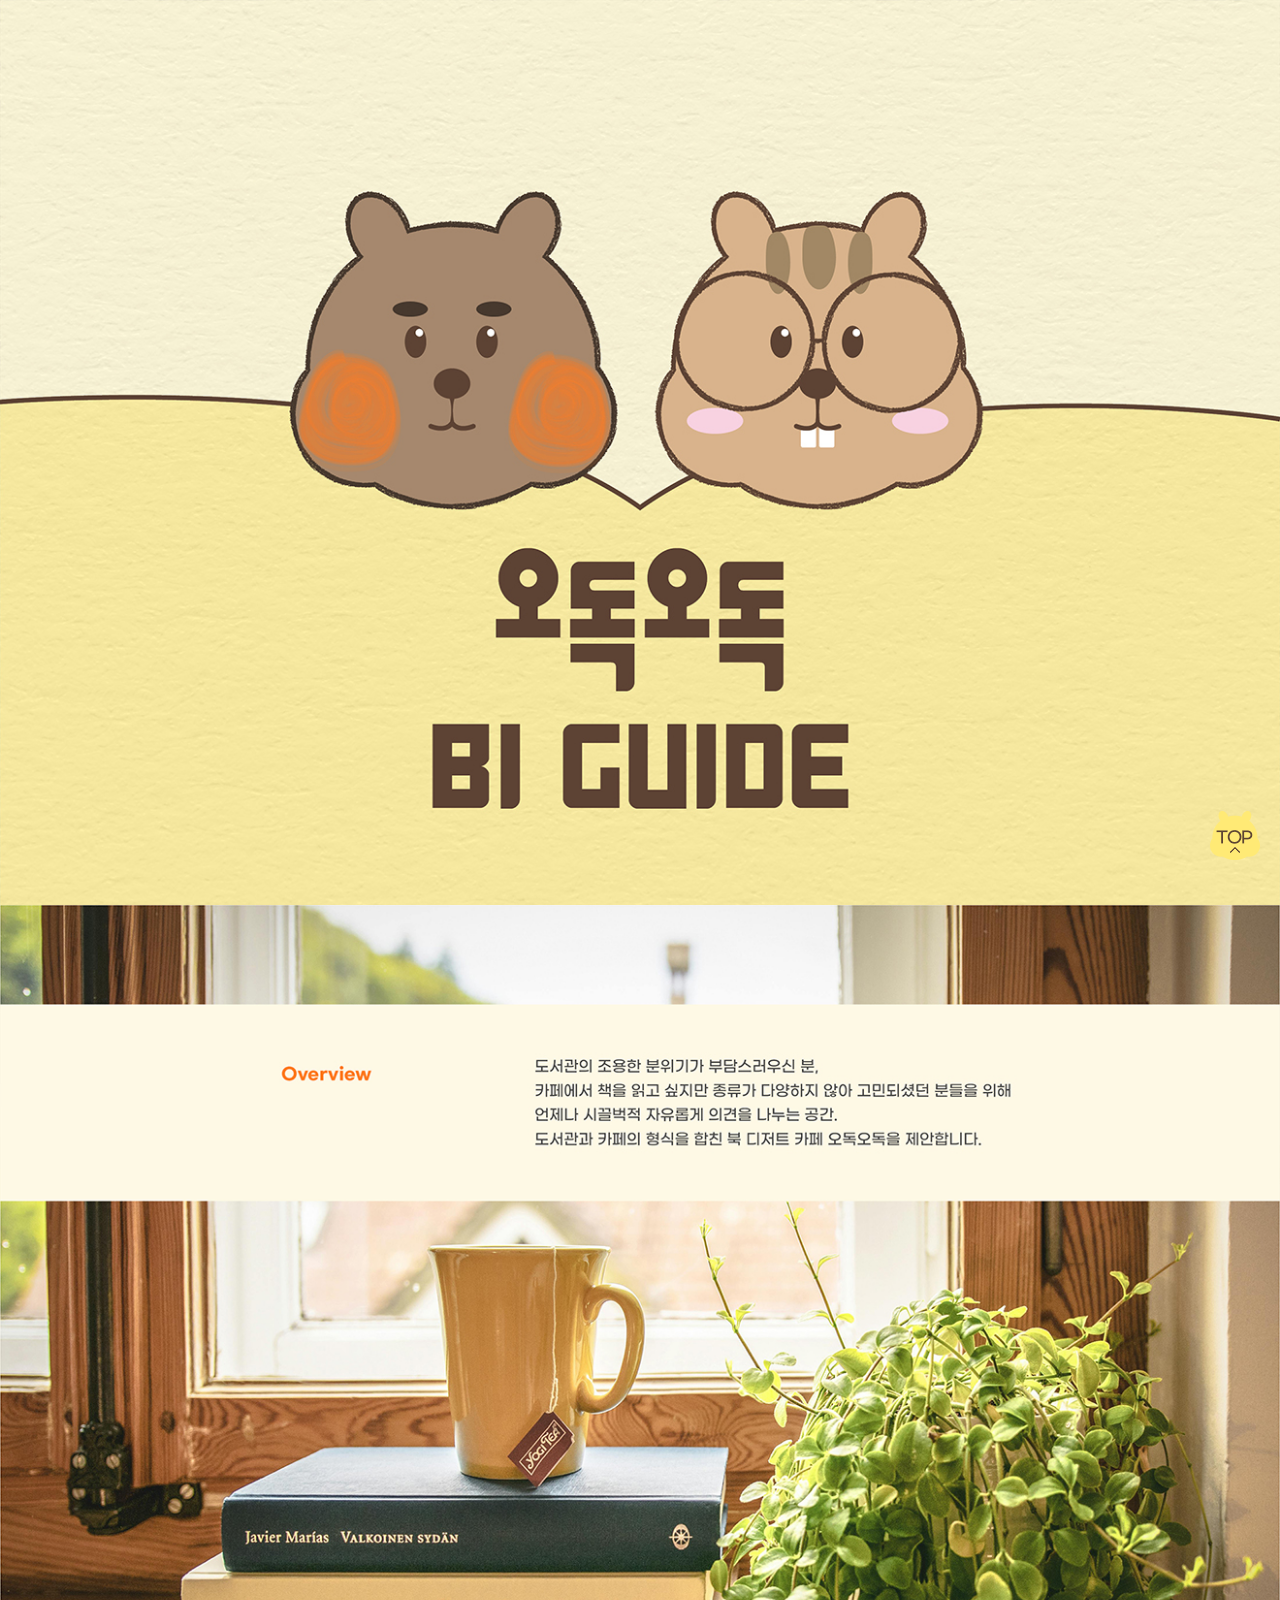
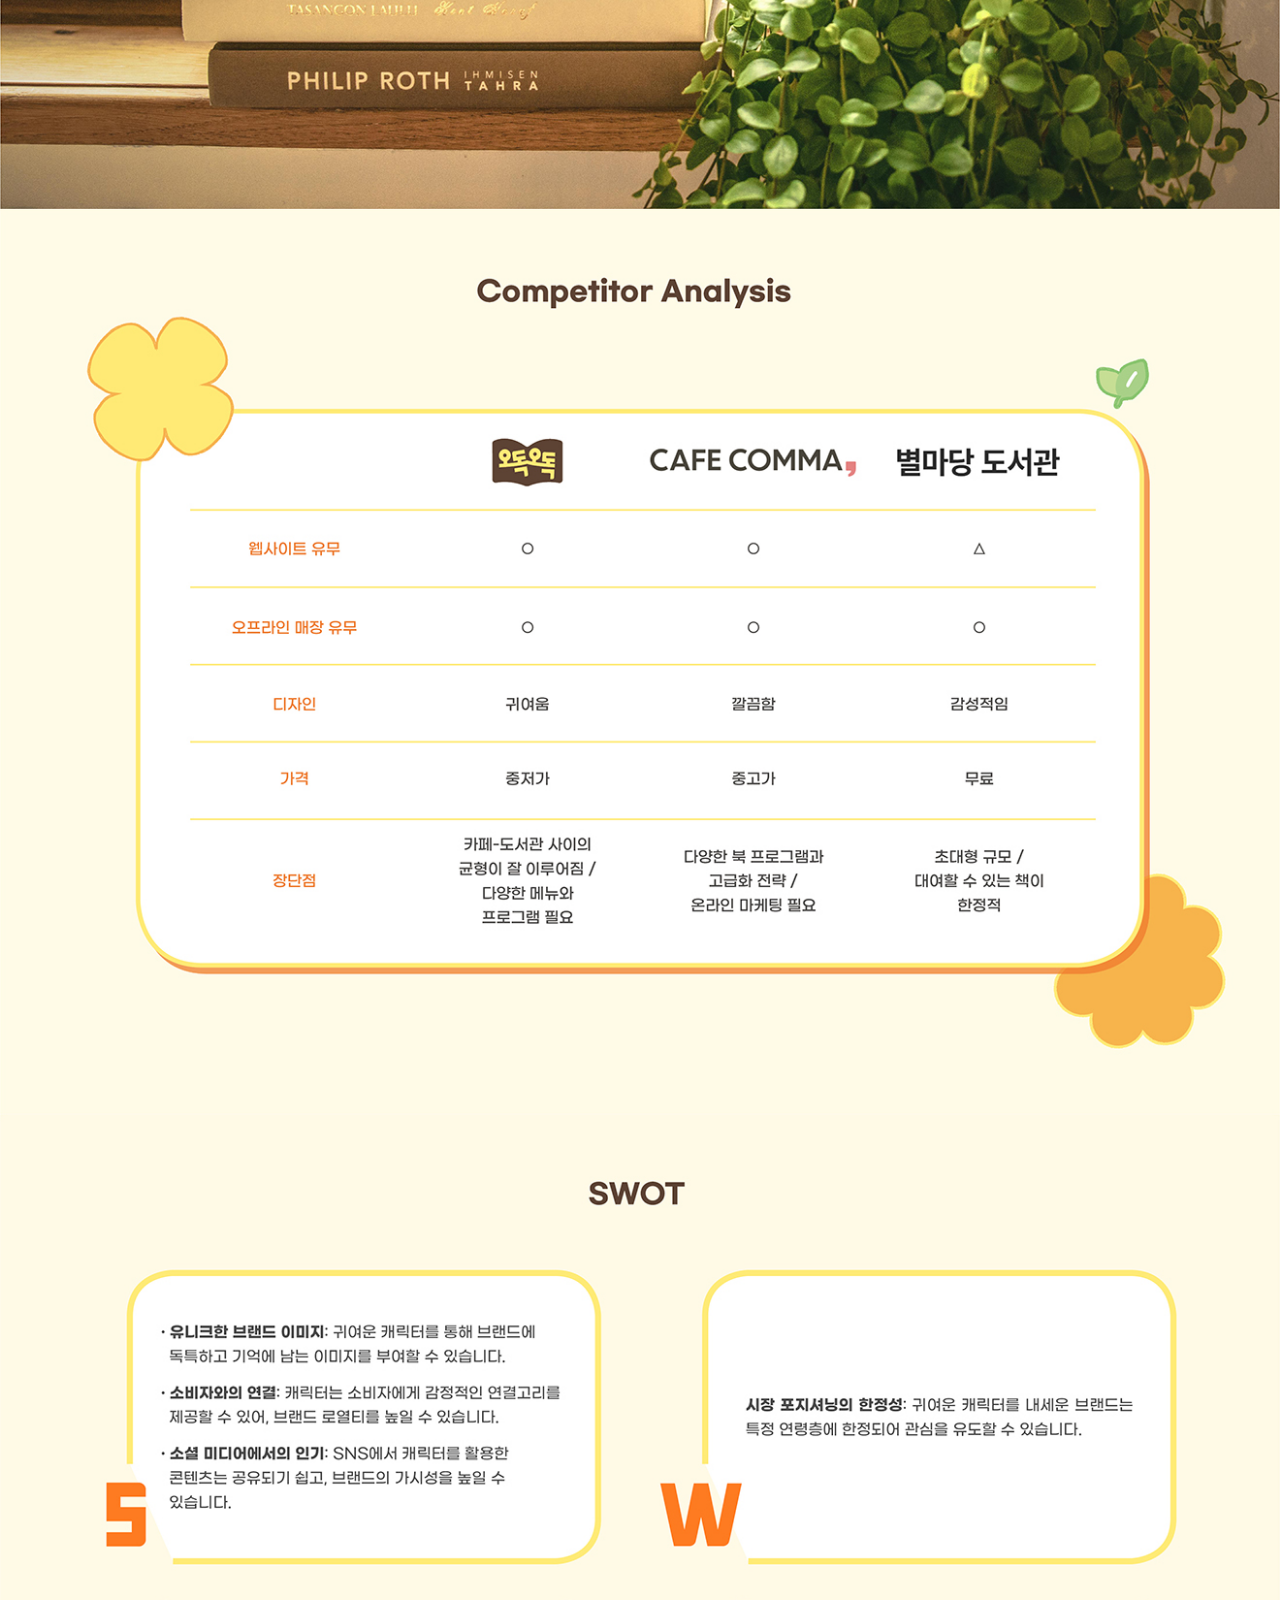
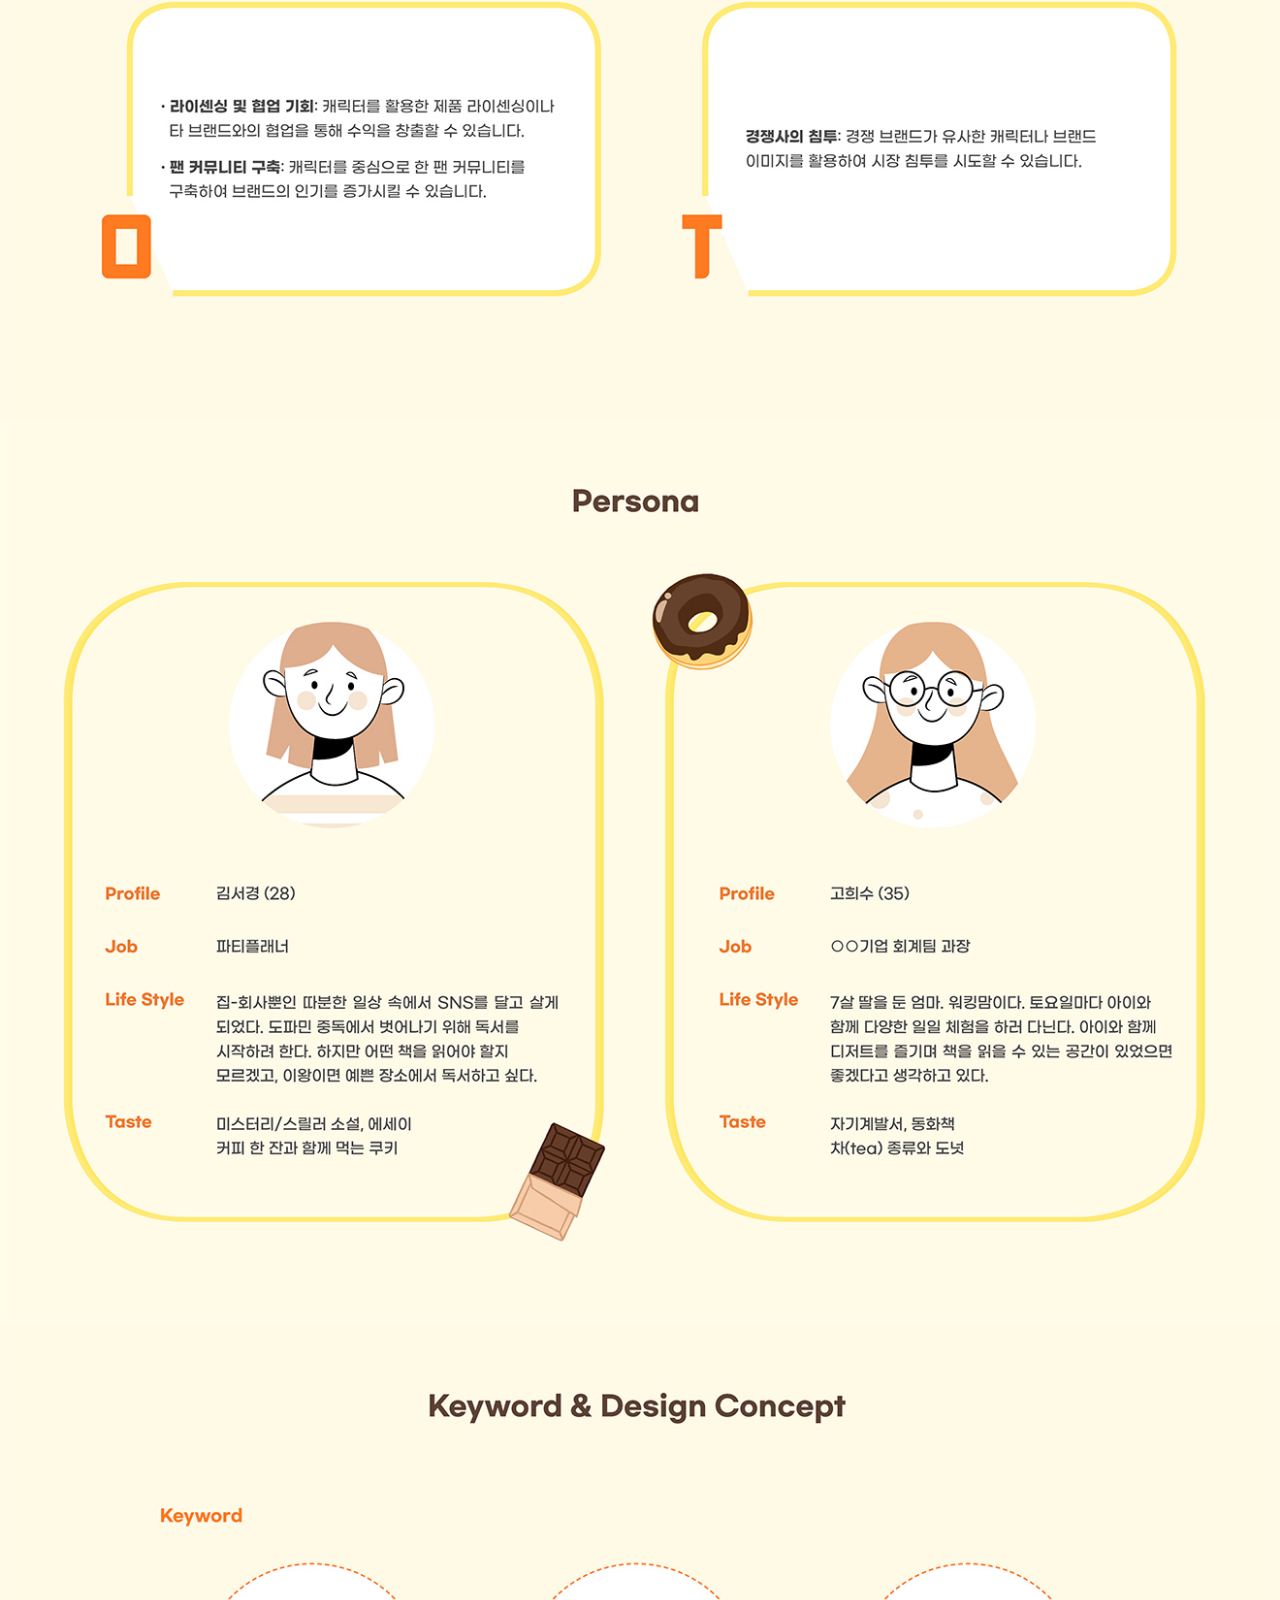
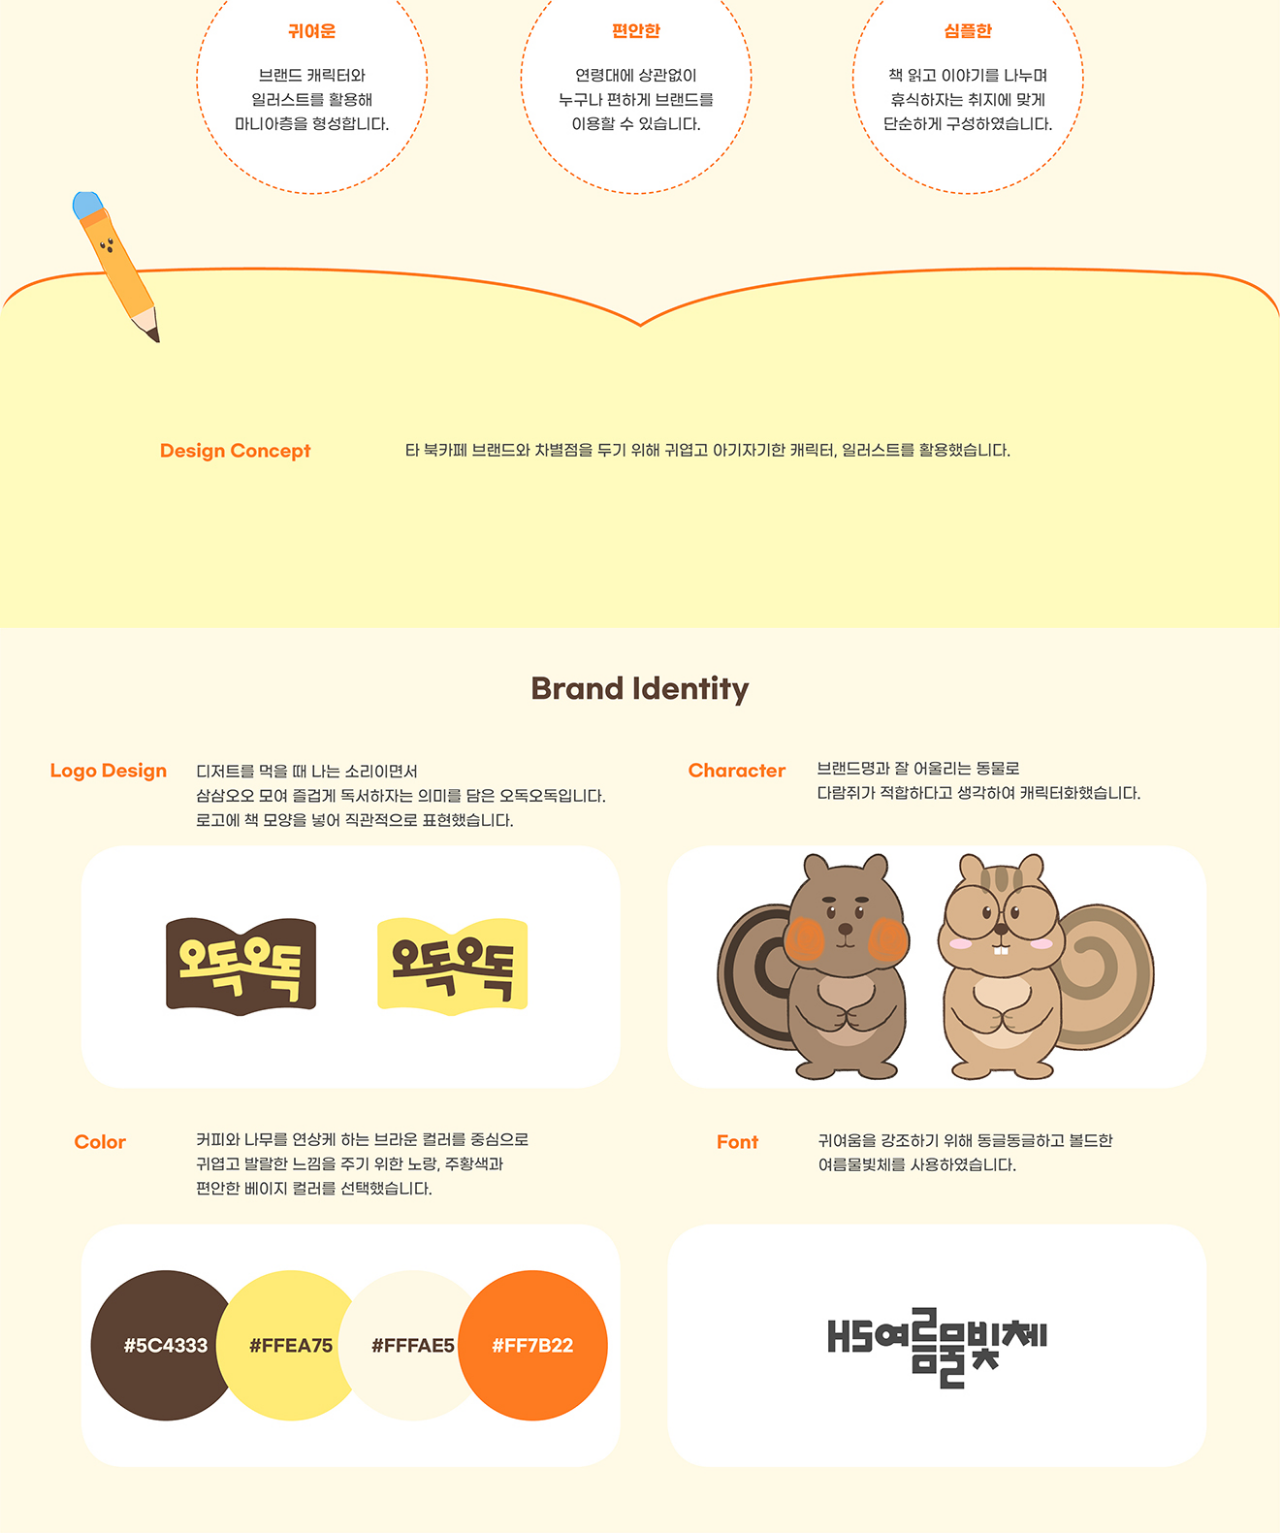
<file: pj1_bi.html>
<!doctype html>
<html>

<head>
	<title>오독오독 BI Guide</title>
	<meta charset="utf-8">
	<meta name="viewport" content="width=device-width, initial-scale=1">
	<meta http-equiv="X-UA-Compatible" content="IE=edge">
	<link rel="shortcut icon" href="./img/favicon_5dok5dok.png" type="image/x-icon">
	<style>
		* {
			margin: 0;
			padding: 0;
		}

		a {
			text-decoration: none;
			color: #000;
		}

		img {
			vertical-align: middle;
		}

		body {
			background-color: #fff4be;
		}

		body::-webkit-scrollbar {
			width: 20px;
		}

		body::-webkit-scrollbar-thumb {
			background-color: rgba(92, 67, 51, 0.8);
			border-radius: 10px;
		}

		.fixed_box {
			position: fixed;
			bottom: 40px;
			right: 30px;
			width: 40px;
		}

		#top {
			max-width: 1320px;
			margin: 0 auto;
		}

		#top img {
			width: 100%;
			display: block;
		}
	</style>
</head>

<body>
	<!--완성된 pdf 이미지를 1320크기로 뽑아서, 죽 나열하시면 됩니다!-->
	<div id="top">
		<img src="img/1.jpg" class="guide1"><!--가이드 이미지 경로 지정하기-->
		<img src="img/3.jpg" class="guide1"><!--가이드 이미지 경로 지정하기-->
		<img src="img/4.jpg" class="guide1"><!--가이드 이미지 경로 지정하기-->
		<img src="img/5.jpg" class="guide1"><!--가이드 이미지 경로 지정하기-->
		<img src="img/6.jpg" class="guide1"><!--가이드 이미지 경로 지정하기-->
		<img src="img/7.jpg" class="guide1"><!--가이드 이미지 경로 지정하기-->
		<img src="img/8.jpg" class="guide1"><!--가이드 이미지 경로 지정하기-->
	</div>
	<div class="fixed_box">
		<a href="#top" class="top_btn"><!--href부분은 이미지를 감싼 div에 있는 id이름과 동일하게 설정.-->
			<img src="./img/top.png" alt="top">
		</a>
	</div>


	<!--이동시 부드럽게 이동시키기 위해 추가한 구문 시작. script쪽 전부 삭제가능.-->
	<script src="https://code.jquery.com/jquery-1.12.4.min.js"
		integrity="sha256-ZosEbRLbNQzLpnKIkEdrPv7lOy9C27hHQ+Xp8a4MxAQ=" crossorigin="anonymous"></script>
	<script>
		$(function () {
			$('a[href*="#"]:not([href="#"])').click(function () {
				if (location.pathname.replace(/^\//, '') == this.pathname.replace(/^\//, '') && location.hostname == this.hostname) {
					var target = $(this.hash);
					target = target.length ? target : $('[name=' + this.hash.slice(1) + ']');
					if (target.length) {
						$('html, body').animate({
							scrollTop: target.offset().top
						}, 500);//움직이는 시간 조정
						return false;
					}
				}
			});
		});
	</script>
	<!--이동시 부드럽게 이동시키기 위해 추가한 구문 끝. 삭제가능.-->
</body>

</html>
</file>
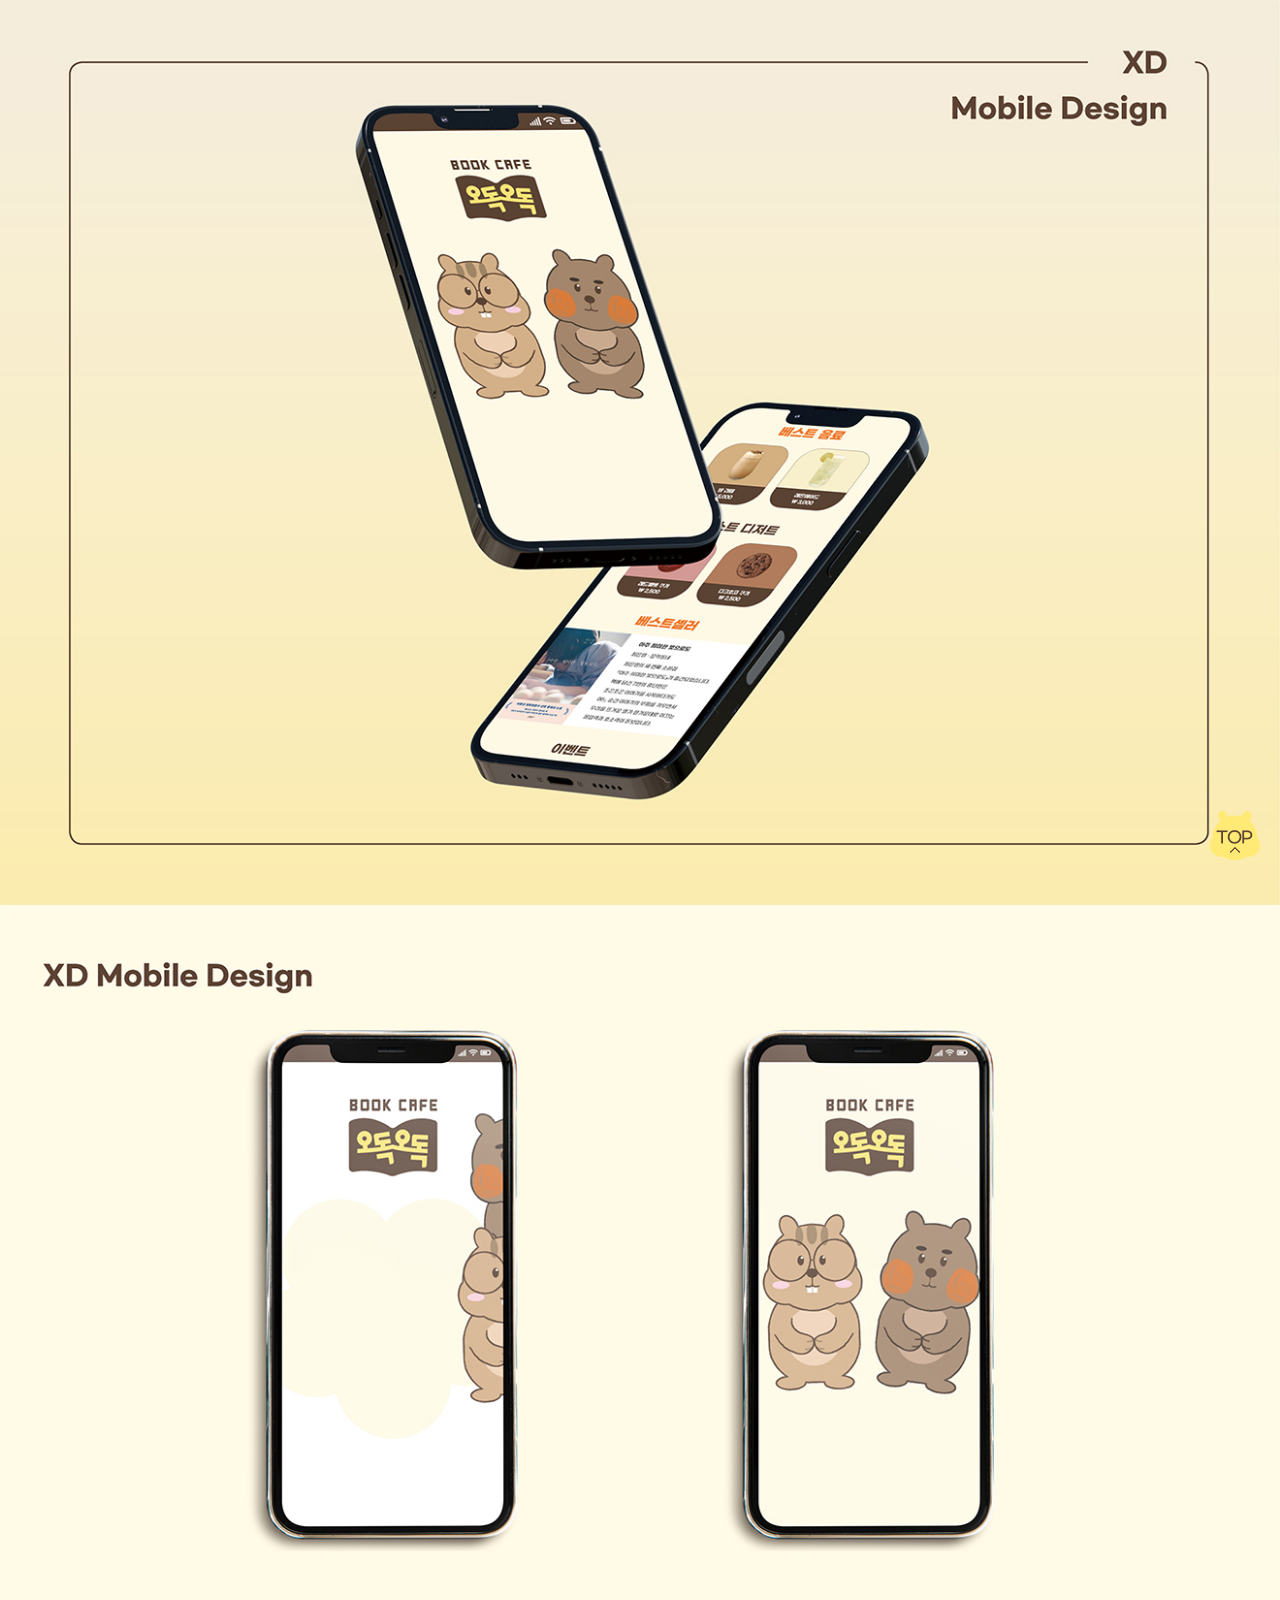
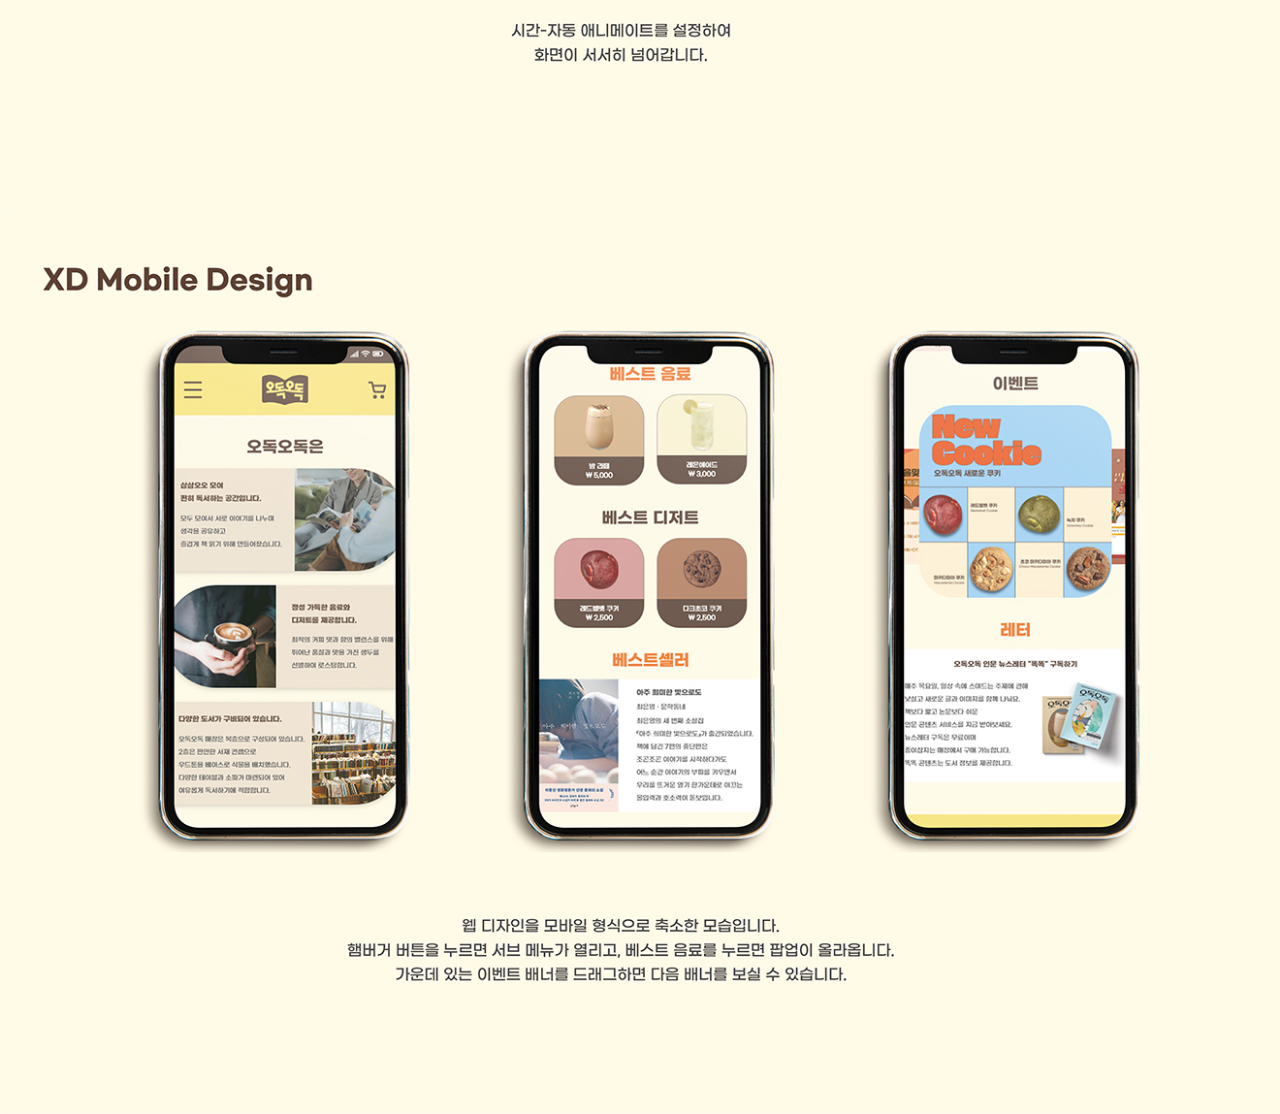
<file: pj1_mobile.html>
<!doctype html>
<html>

<head>
    <title>오독오독 Mobile Guide</title>
    <meta charset="utf-8">
    <meta name="viewport" content="width=device-width, initial-scale=1">
    <meta http-equiv="X-UA-Compatible" content="IE=edge">
    <link rel="shortcut icon" href="./img/favicon_5dok5dok.png" type="image/x-icon">
    <style>
        * {
            margin: 0;
            padding: 0;
        }

        a {
            text-decoration: none;
            color: #000;
        }

        img {
            vertical-align: middle;
        }

        body {
            background-color: #fff4be;
        }

        body::-webkit-scrollbar {
            width: 20px;
        }

        body::-webkit-scrollbar-thumb {
            background-color: rgba(92, 67, 51, 0.8);
            border-radius: 10px;
        }

        .fixed_box {
            position: fixed;
            bottom: 40px;
            right: 30px;
            width: 40px;
        }

        #top {
            max-width: 1320px;
            margin: 0 auto;
        }

        #top img {
            width: 100%;
            display: block;
        }
    </style>
</head>

<body>
    <!--완성된 pdf 이미지를 1320크기로 뽑아서, 죽 나열하시면 됩니다!-->
    <div id="top">
        <img src="img/35.jpg" class="guide1"><!--가이드 이미지 경로 지정하기-->
        <img src="img/36.jpg" class="guide1"><!--가이드 이미지 경로 지정하기-->
        <img src="img/37.jpg" class="guide1"><!--가이드 이미지 경로 지정하기-->
    </div>
    <div class="fixed_box">
        <a href="#top" class="top_btn"><!--href부분은 이미지를 감싼 div에 있는 id이름과 동일하게 설정.-->
            <img src="./img/top.png" alt="top">
        </a>
    </div>


    <!--이동시 부드럽게 이동시키기 위해 추가한 구문 시작. script쪽 전부 삭제가능.-->
    <script src="https://code.jquery.com/jquery-1.12.4.min.js"
        integrity="sha256-ZosEbRLbNQzLpnKIkEdrPv7lOy9C27hHQ+Xp8a4MxAQ=" crossorigin="anonymous"></script>
    <script>
        $(function () {
            $('a[href*="#"]:not([href="#"])').click(function () {
                if (location.pathname.replace(/^\//, '') == this.pathname.replace(/^\//, '') && location.hostname == this.hostname) {
                    var target = $(this.hash);
                    target = target.length ? target : $('[name=' + this.hash.slice(1) + ']');
                    if (target.length) {
                        $('html, body').animate({
                            scrollTop: target.offset().top
                        }, 500);//움직이는 시간 조정
                        return false;
                    }
                }
            });
        });
    </script>
    <!--이동시 부드럽게 이동시키기 위해 추가한 구문 끝. 삭제가능.-->
</body>

</html>
</file>
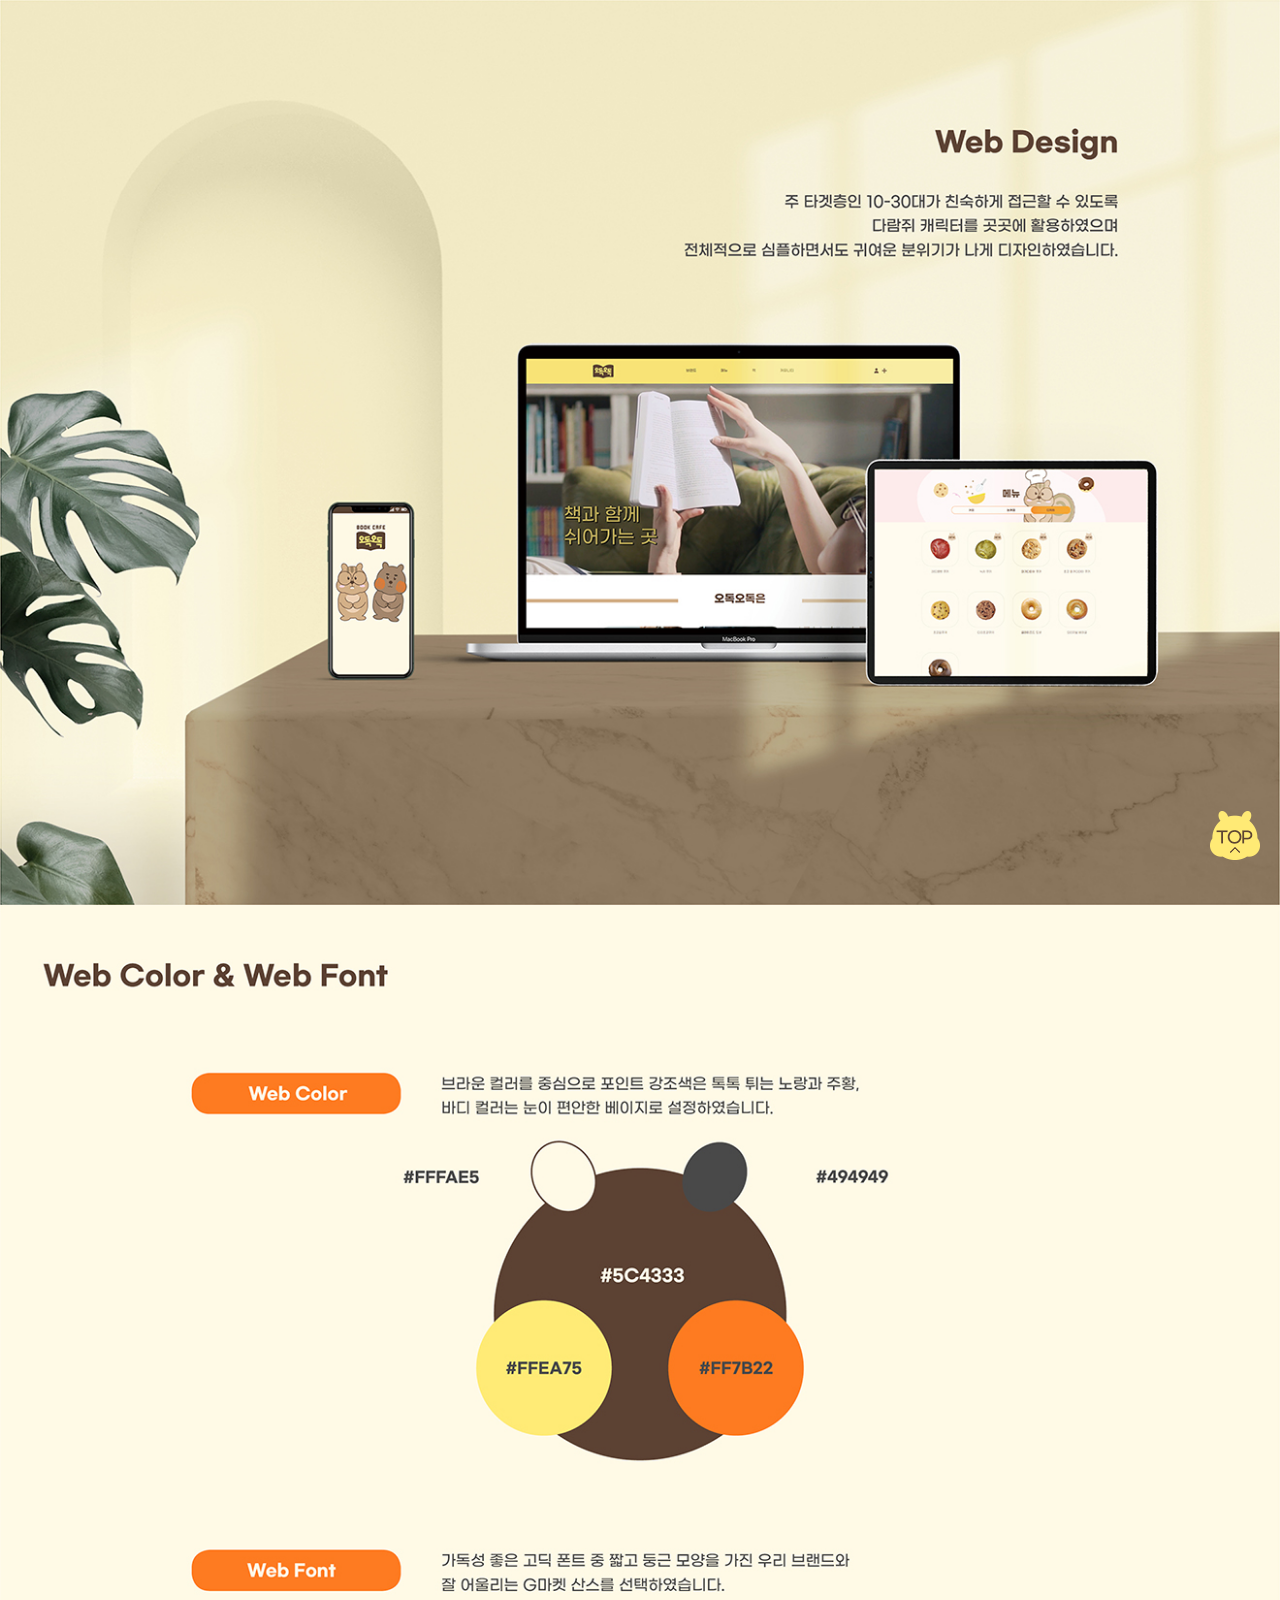
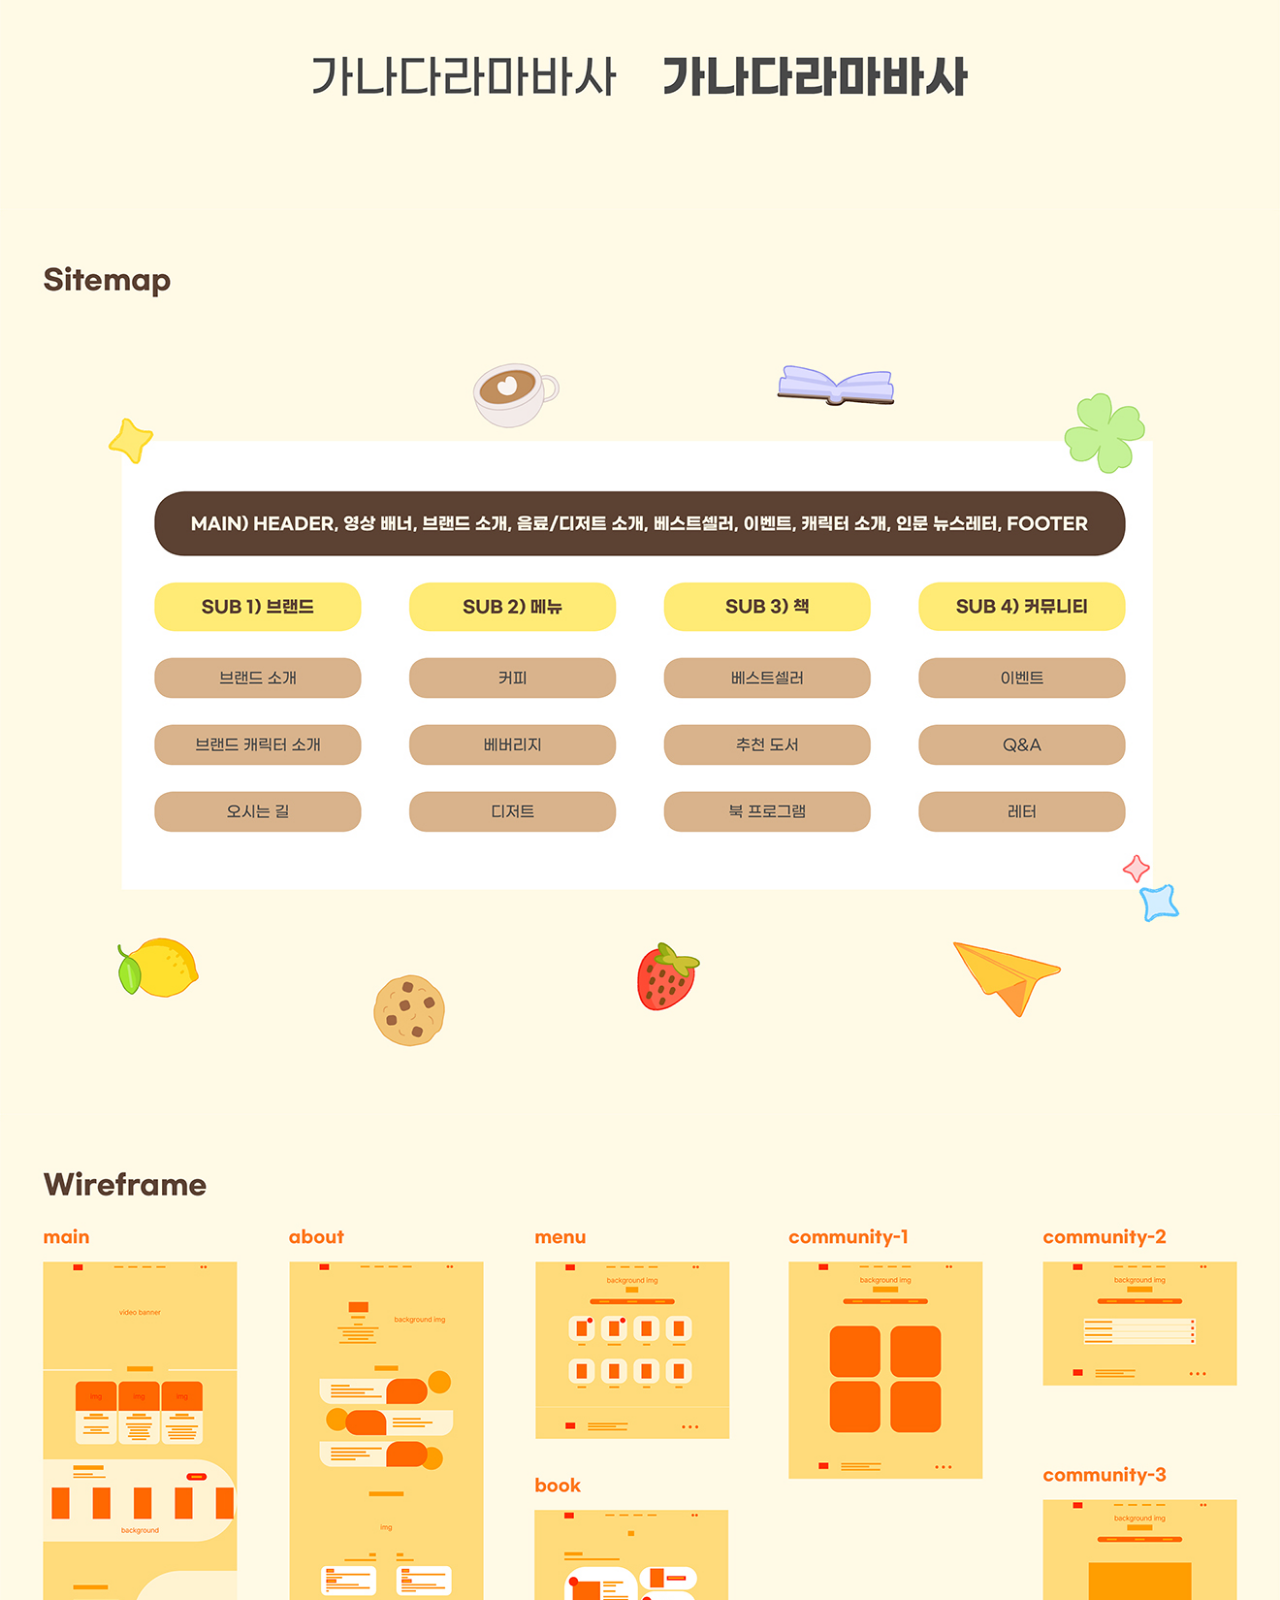
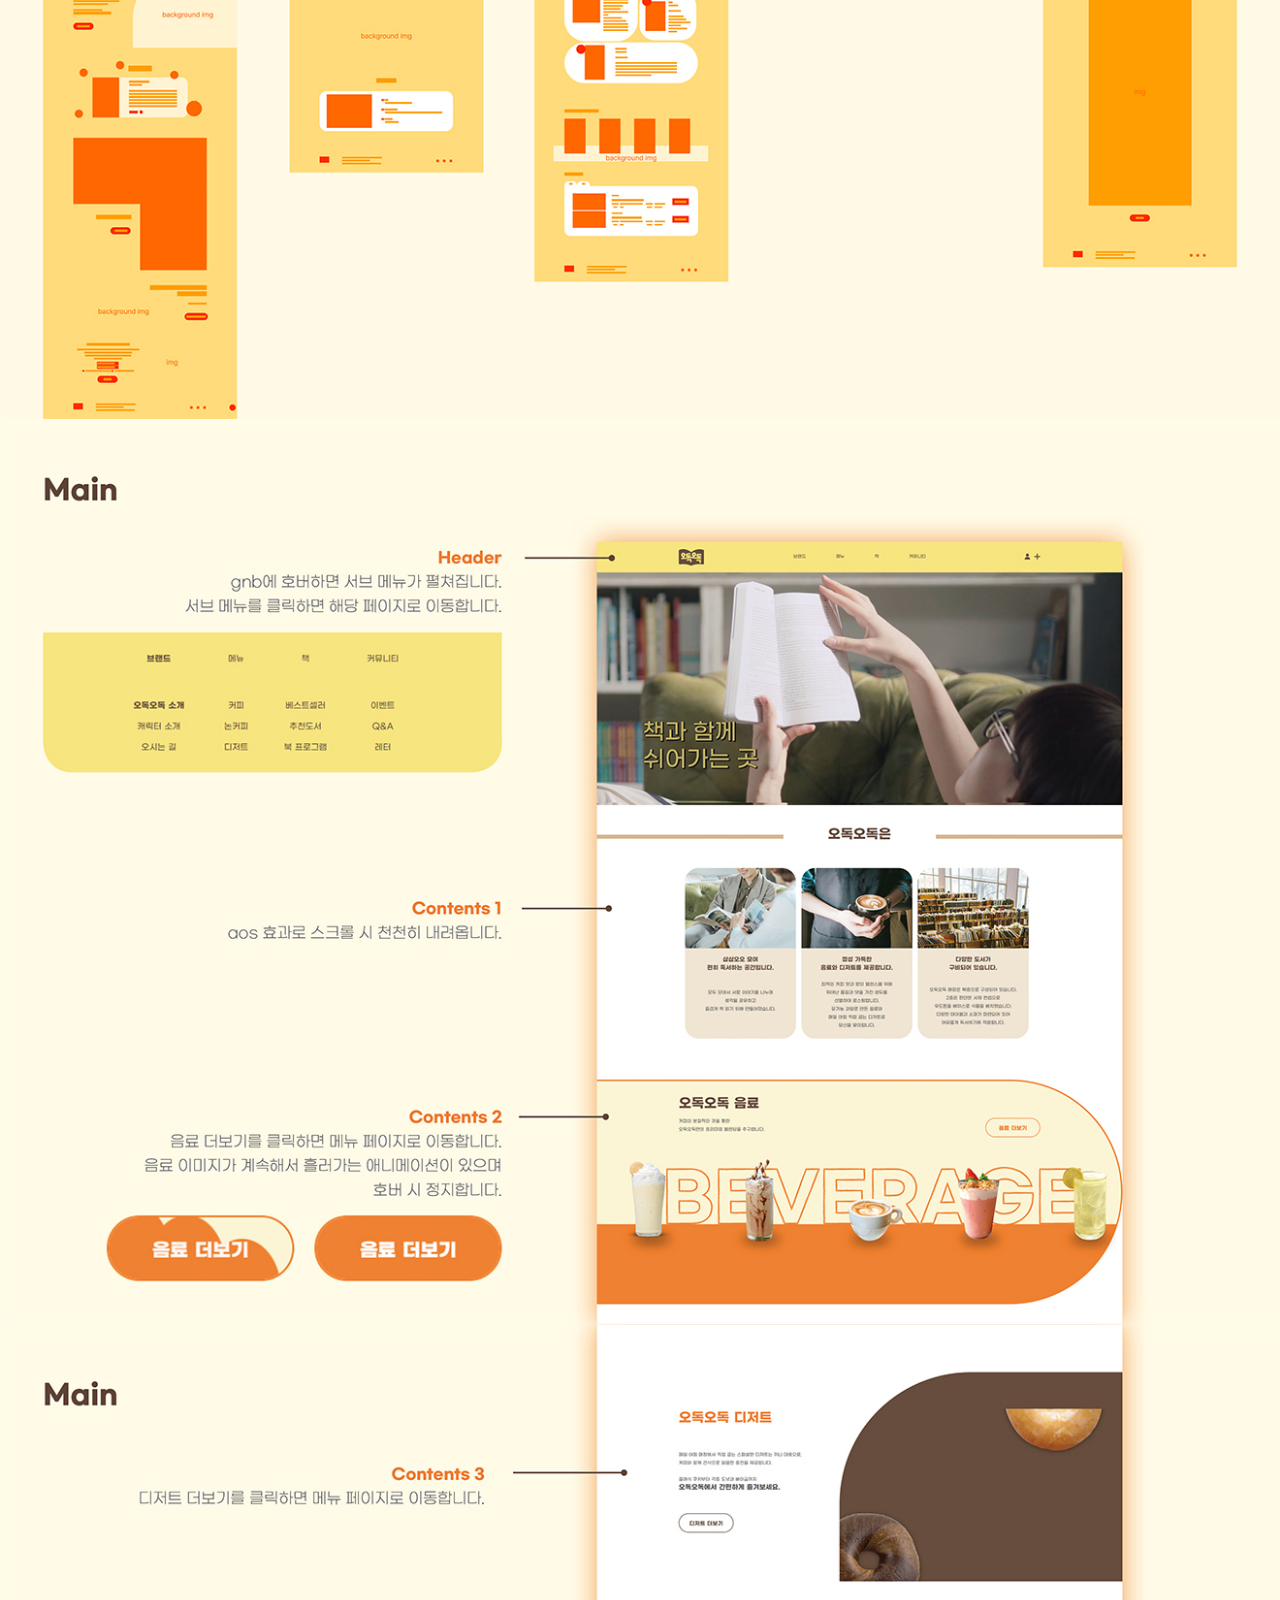
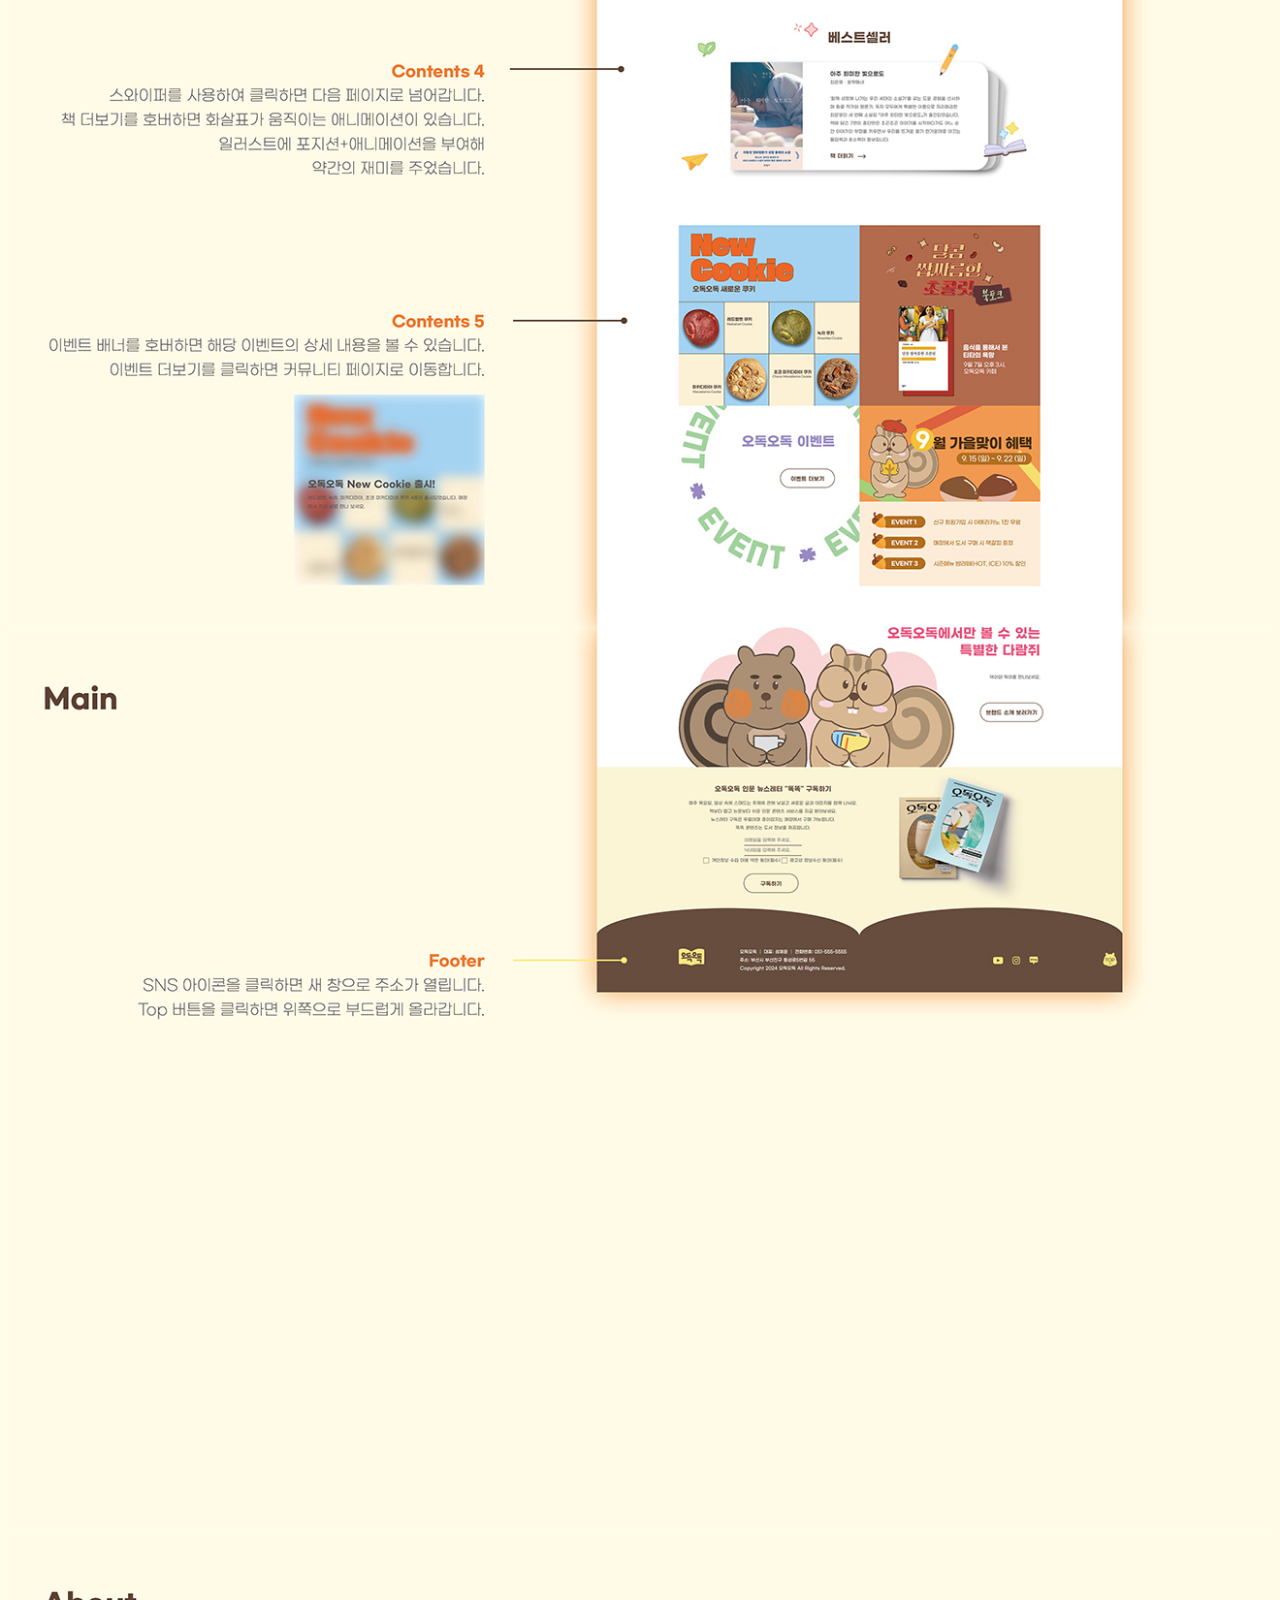
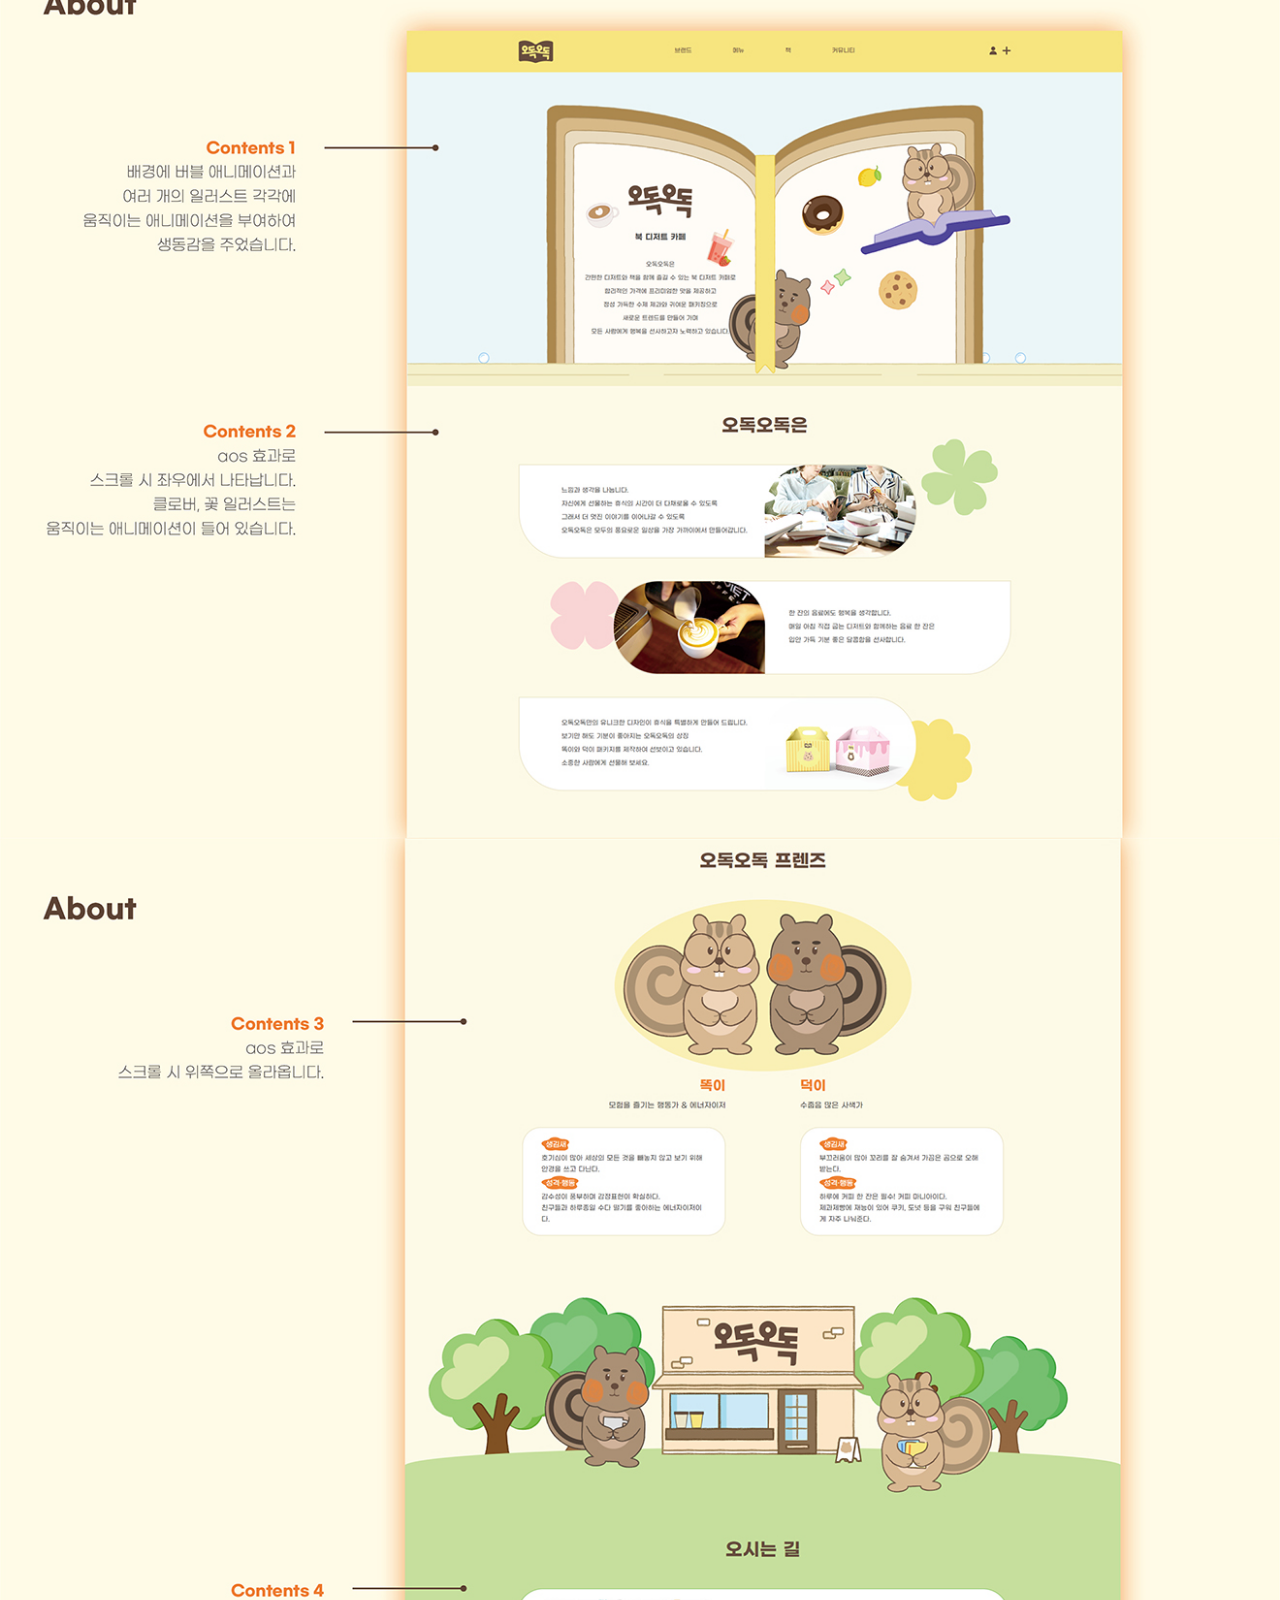
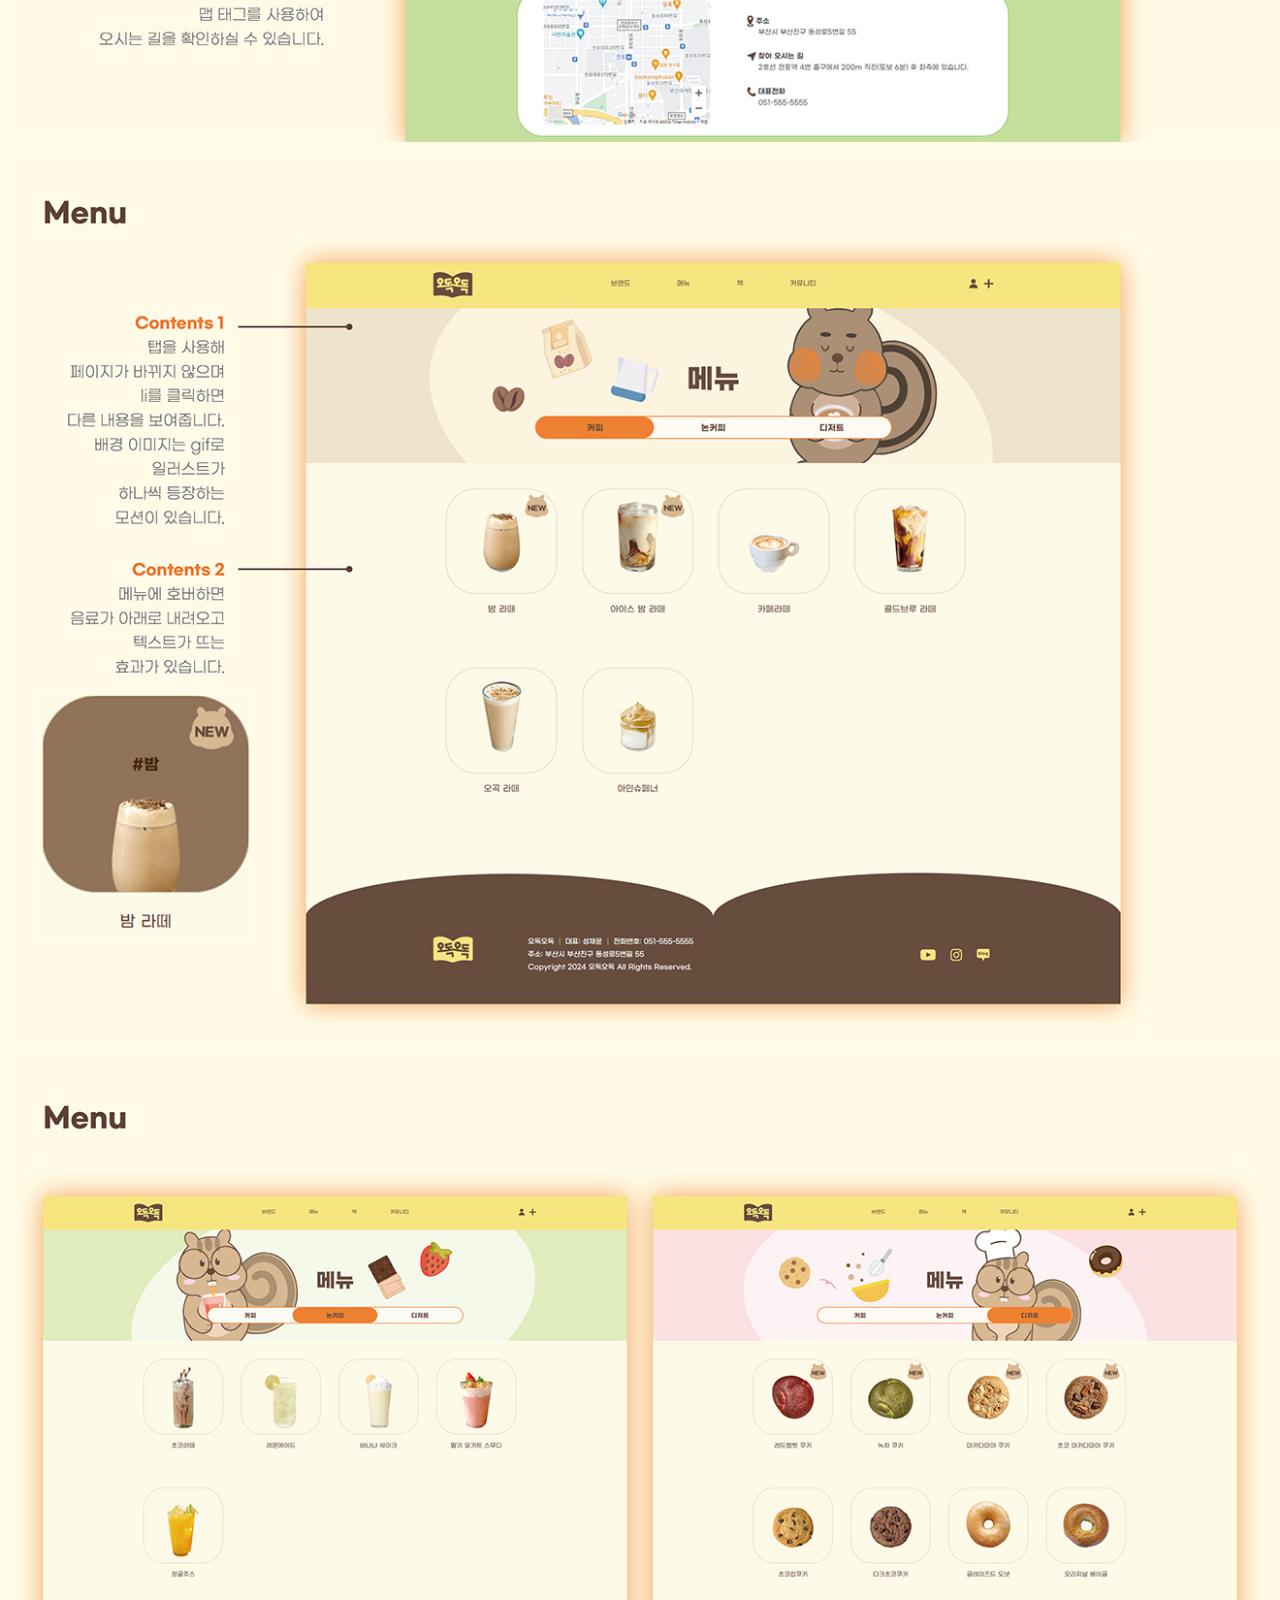
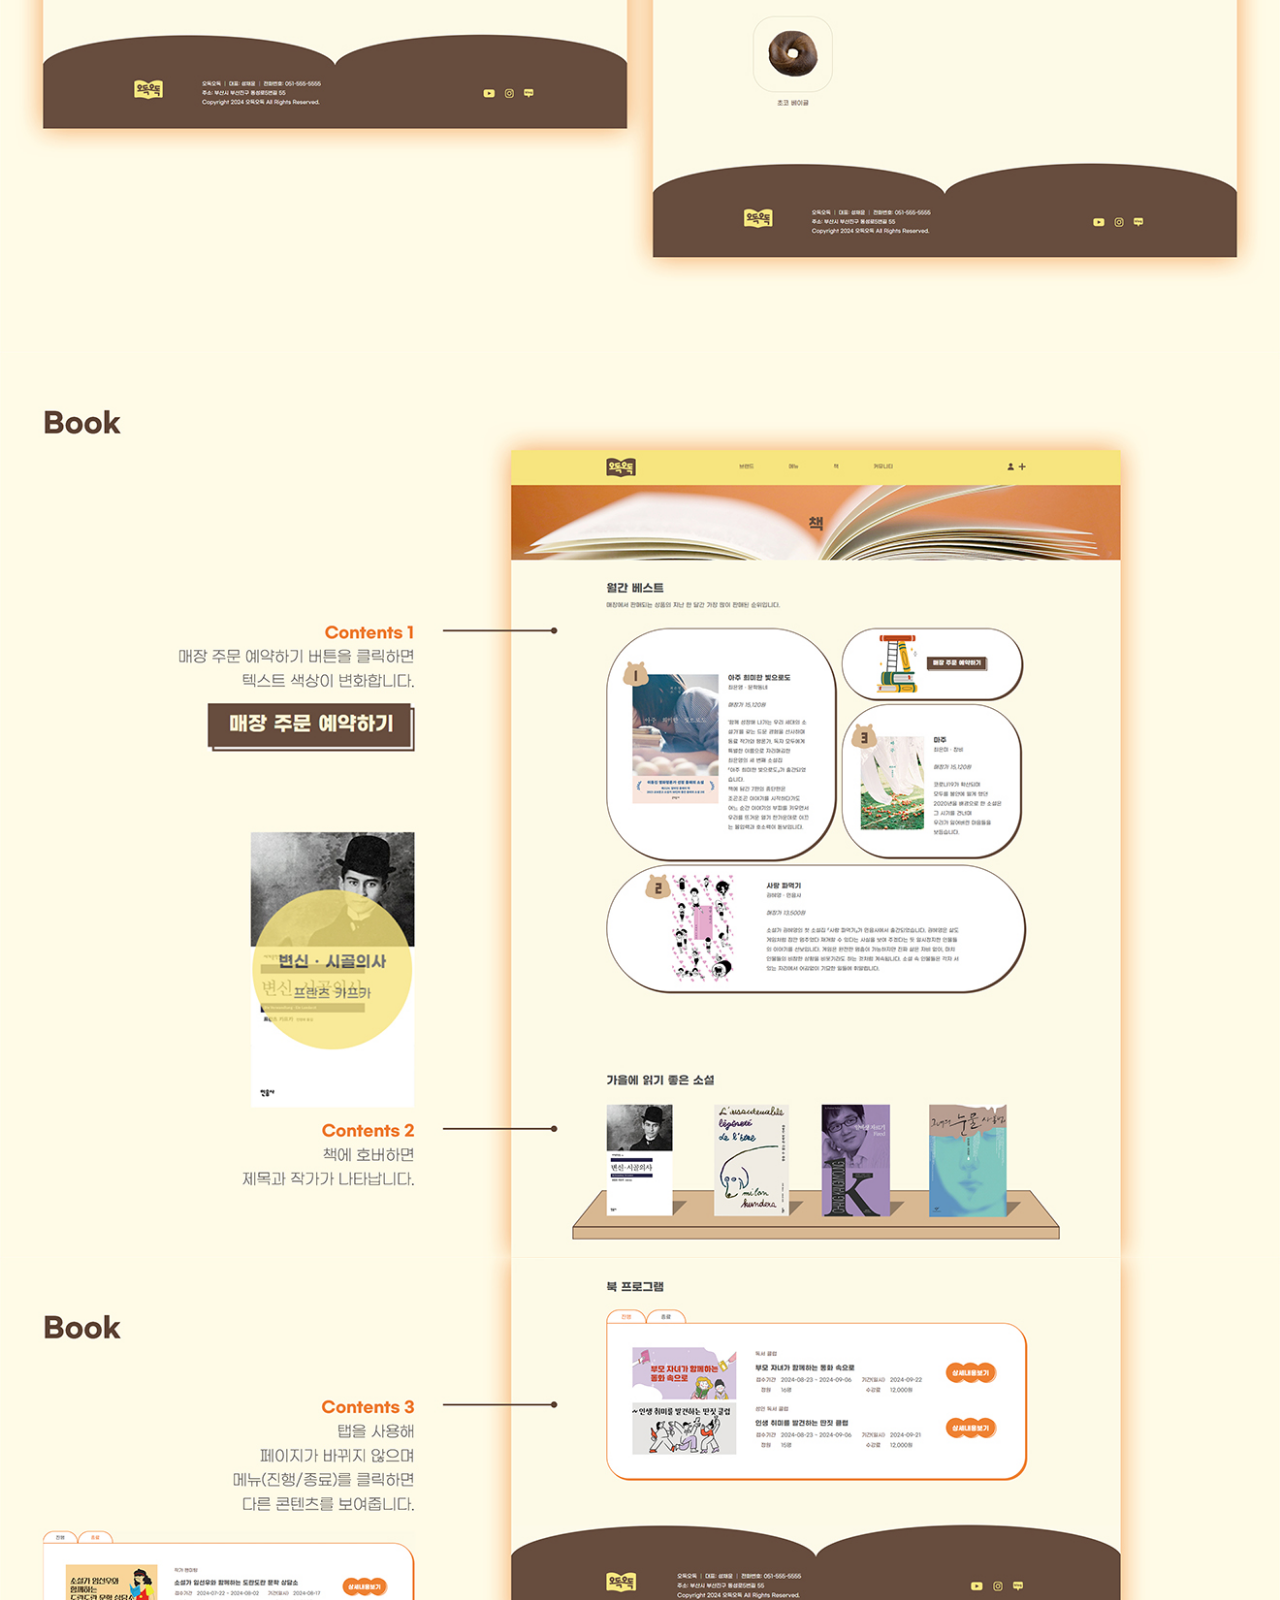
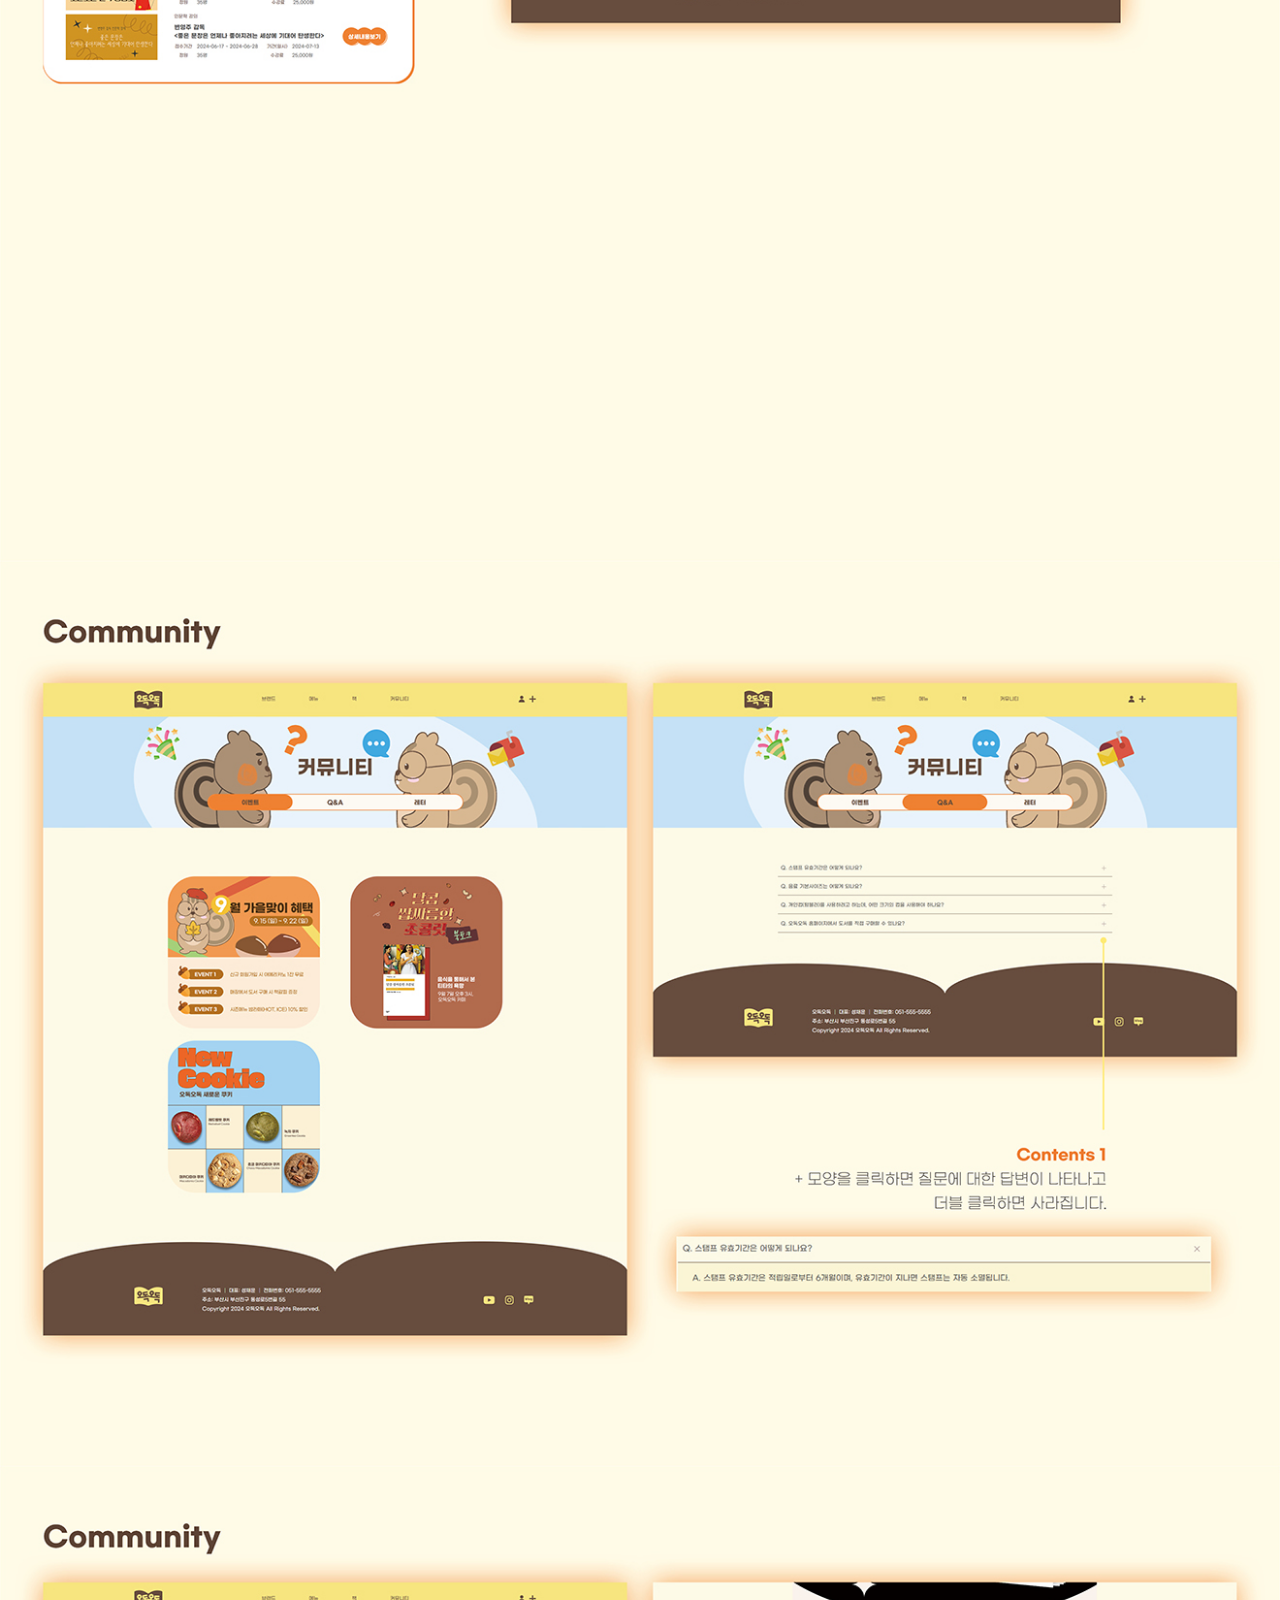
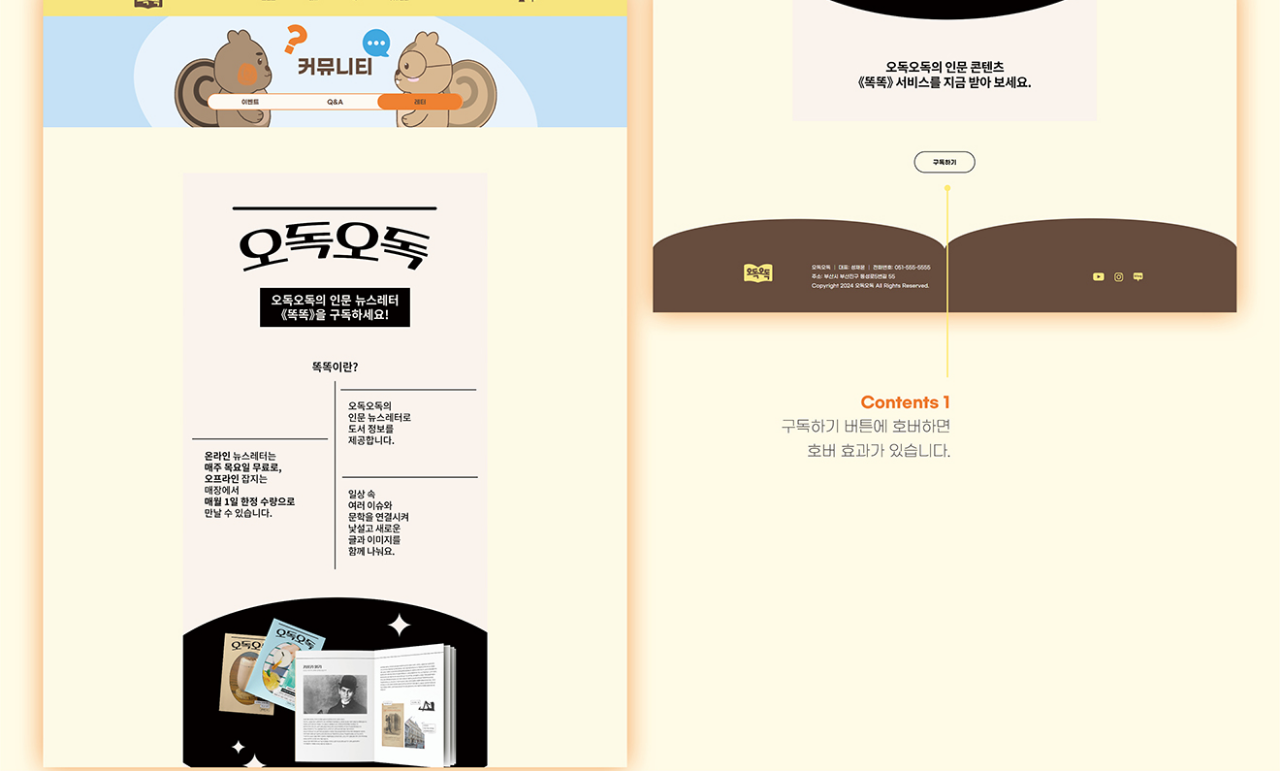
<file: pj1_web.html>
<!doctype html>
<html>

<head>
    <title>오독오독 Web Guide</title>
    <meta charset="utf-8">
    <meta name="viewport" content="width=device-width, initial-scale=1">
    <meta http-equiv="X-UA-Compatible" content="IE=edge">
    <link rel="shortcut icon" href="./img/favicon_5dok5dok.png" type="image/x-icon">
    <style>
        * {
            margin: 0;
            padding: 0;
        }

        a {
            text-decoration: none;
            color: #000;
        }

        img {
            vertical-align: middle;
        }

        body {
            background-color: #fff4be;
        }

        body::-webkit-scrollbar {
            width: 20px;
        }

        body::-webkit-scrollbar-thumb {
            background-color: rgba(92, 67, 51, 0.8);
            border-radius: 10px;
        }

        .fixed_box {
            position: fixed;
            bottom: 40px;
            right: 30px;
            width: 40px;
        }

        #top {
            max-width: 1320px;
            margin: 0 auto;
        }

        #top img {
            width: 100%;
            display: block;
        }
    </style>
</head>

<body>
    <!--완성된 pdf 이미지를 1320크기로 뽑아서, 죽 나열하시면 됩니다!-->
    <div id="top">
        <img src="img/20.jpg" class="guide1"><!--가이드 이미지 경로 지정하기-->
        <img src="img/21.jpg" class="guide1"><!--가이드 이미지 경로 지정하기-->
        <img src="img/22.jpg" class="guide1"><!--가이드 이미지 경로 지정하기-->
        <img src="img/23.jpg" class="guide1"><!--가이드 이미지 경로 지정하기-->
        <img src="img/24.jpg" class="guide1"><!--가이드 이미지 경로 지정하기-->
        <img src="img/25.jpg" class="guide1"><!--가이드 이미지 경로 지정하기-->
        <img src="img/26.jpg" class="guide1"><!--가이드 이미지 경로 지정하기-->
        <img src="img/27.jpg" class="guide1"><!--가이드 이미지 경로 지정하기-->
        <img src="img/28.jpg" class="guide1"><!--가이드 이미지 경로 지정하기-->
        <img src="img/29.jpg" class="guide1"><!--가이드 이미지 경로 지정하기-->
        <img src="img/30.jpg" class="guide1"><!--가이드 이미지 경로 지정하기-->
        <img src="img/31.jpg" class="guide1"><!--가이드 이미지 경로 지정하기-->
        <img src="img/32.jpg" class="guide1"><!--가이드 이미지 경로 지정하기-->
        <img src="img/33.jpg" class="guide1"><!--가이드 이미지 경로 지정하기-->
        <img src="img/34.jpg" class="guide1"><!--가이드 이미지 경로 지정하기-->
    </div>
    <div class="fixed_box">
        <a href="#top" class="top_btn"><!--href부분은 이미지를 감싼 div에 있는 id이름과 동일하게 설정.-->
            <img src="./img/top.png" alt="top">
        </a>
    </div>


    <!--이동시 부드럽게 이동시키기 위해 추가한 구문 시작. script쪽 전부 삭제가능.-->
    <script src="https://code.jquery.com/jquery-1.12.4.min.js"
        integrity="sha256-ZosEbRLbNQzLpnKIkEdrPv7lOy9C27hHQ+Xp8a4MxAQ=" crossorigin="anonymous"></script>
    <script>
        $(function () {
            $('a[href*="#"]:not([href="#"])').click(function () {
                if (location.pathname.replace(/^\//, '') == this.pathname.replace(/^\//, '') && location.hostname == this.hostname) {
                    var target = $(this.hash);
                    target = target.length ? target : $('[name=' + this.hash.slice(1) + ']');
                    if (target.length) {
                        $('html, body').animate({
                            scrollTop: target.offset().top
                        }, 500);//움직이는 시간 조정
                        return false;
                    }
                }
            });
        });
    </script>
    <!--이동시 부드럽게 이동시키기 위해 추가한 구문 끝. 삭제가능.-->
</body>

</html>
</file>
